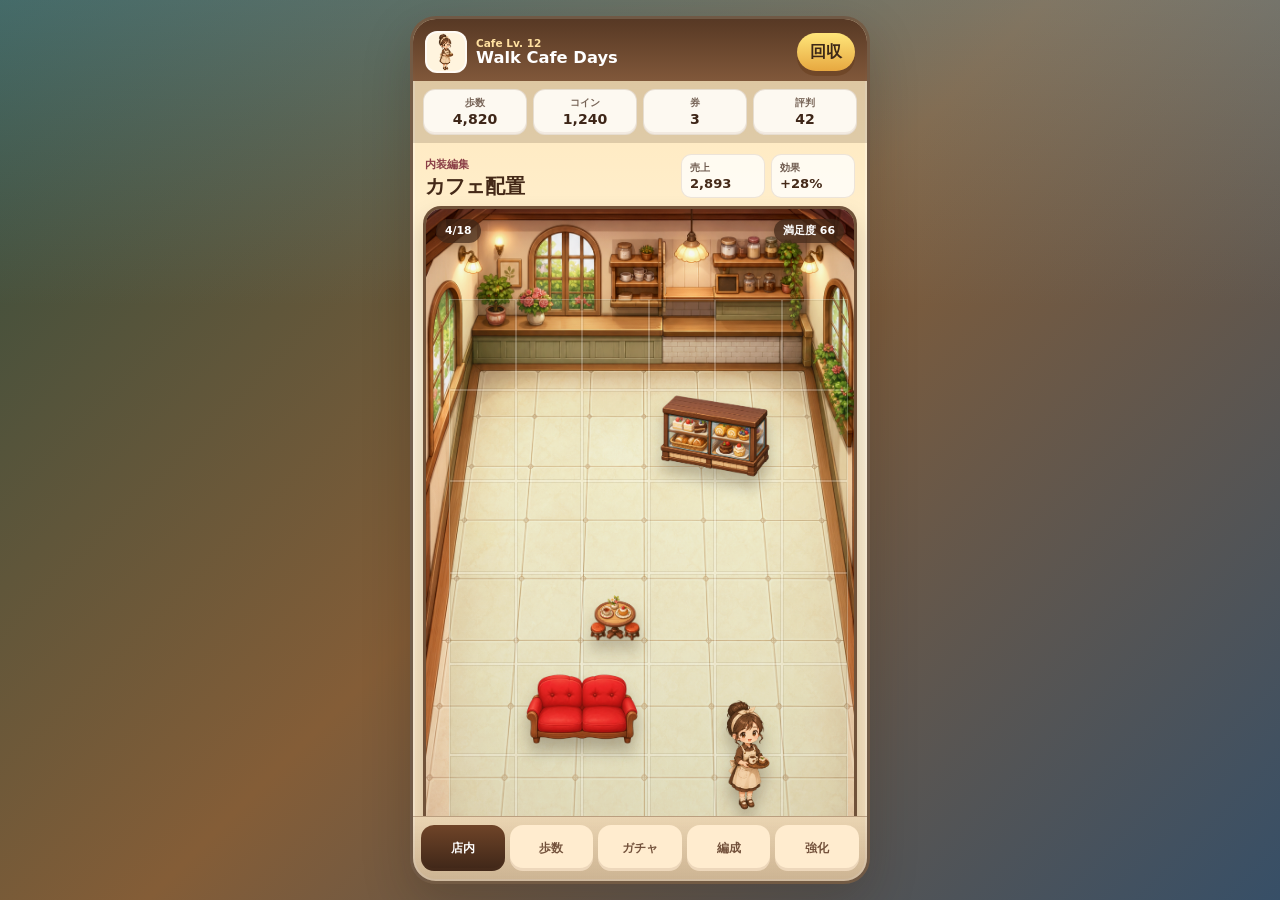
<file: index.html>
<!doctype html>
<html lang="ja">
<head>
  <meta charset="utf-8">
  <meta name="viewport" content="width=device-width, initial-scale=1">
  <title>Walk Cafe Days</title>
  <meta name="description" content="歩数連動 × カフェ経営 × ガチャ収集育成ゲームのWebプロトタイプ">
  <link rel="stylesheet" href="styles.css?v=grid-fit-assets">
</head>
<body>
  <main class="game-shell" aria-label="Walk Cafe Days game screen">
    <section class="game-device">
      <header class="game-hud" aria-label="ゲームHUD">
        <div class="profile-chip">
          <img src="assets/staff/barista-mina.png" alt="店員ミナ" class="profile-avatar">
          <div>
            <span class="rank-tag">Cafe Lv. 12</span>
            <strong>Walk Cafe Days</strong>
          </div>
        </div>
        <button class="hud-command" id="collectIdle" type="button" aria-label="放置売上を回収">回収</button>
      </header>

      <section class="resource-bar" aria-label="所持リソース">
        <article><span>歩数</span><strong id="stepCount">4,820</strong></article>
        <article><span>コイン</span><strong id="coins">1,240</strong></article>
        <article><span>券</span><strong id="tickets">3</strong></article>
        <article><span>評判</span><strong id="reputation">42</strong></article>
      </section>

      <section class="play-screen" id="homeScreen" aria-label="カフェ内装編集">
        <div class="board-topline">
          <div>
            <span class="mode-label">内装編集</span>
            <h1>カフェ配置</h1>
          </div>
          <div class="board-stats" aria-label="営業予測">
            <span>売上 <strong id="forecastSales">2,180</strong></span>
            <span>効果 <strong id="decorBonus">+18%</strong></span>
          </div>
        </div>

        <div class="cafe-board-wrap">
          <div class="cafe-board" id="cafeBoard" aria-label="家具配置グリッド">
            <img src="assets/cafe-room-isometric.png" alt="箱庭風のカフェ店内" class="board-room">
            <div class="board-vignette"></div>
            <div class="grid-layer" id="gridLayer"></div>
            <div class="placed-layer" id="placedLayer"></div>
            <div class="board-badges">
              <span id="placementCount">0/18</span>
              <span id="layoutScore">満足度 0</span>
            </div>
            <p class="stage-log" id="salesLog">家具を選んでマスをタップすると、好きな位置に配置できます。</p>
          </div>
        </div>

        <section class="tool-panel" aria-label="内装ツール">
          <div class="tool-row">
            <button class="edit-tool active" id="placeMode" type="button">配置</button>
            <button class="edit-tool" id="removeMode" type="button">撤去</button>
            <button class="edit-tool" id="clearLayout" type="button">全撤去</button>
            <button class="edit-tool primary" id="presetButton" type="button">おまかせ</button>
          </div>
          <div class="palette" id="decorPalette" aria-label="家具パレット"></div>
        </section>
      </section>

      <section class="screen" id="stepsScreen" aria-label="歩数報酬">
        <div class="screen-title-row">
          <h2>今日の歩数報酬</h2>
          <button id="addSteps" type="button">+1,000歩</button>
        </div>
        <div class="reward-list" id="rewardList"></div>
      </section>

      <section class="screen" id="gachaScreen" aria-label="ガチャ">
        <div class="gacha-stage">
          <div class="gacha-card" id="gachaCard">
            <span class="rarity">?</span>
            <img src="assets/staff/barista-mina.png" alt="ガチャ排出キャラクター" class="gacha-portrait">
            <strong>スタッフガチャ</strong>
            <p>チケット1枚で仲間を迎える</p>
          </div>
          <button id="drawGacha" type="button">1回引く</button>
        </div>
      </section>

      <section class="screen" id="teamScreen" aria-label="スタッフ編成">
        <h2>スタッフ編成</h2>
        <div class="loadout" id="loadout"></div>
      </section>

      <section class="screen" id="upgradeScreen" aria-label="強化">
        <h2>設備強化</h2>
        <div class="upgrade-list" id="upgradeList"></div>
      </section>

      <nav class="bottom-nav" aria-label="画面切り替え">
        <button class="nav-item active" data-screen="home" type="button"><span>店内</span></button>
        <button class="nav-item" data-screen="steps" type="button"><span>歩数</span></button>
        <button class="nav-item" data-screen="gacha" type="button"><span>ガチャ</span></button>
        <button class="nav-item" data-screen="team" type="button"><span>編成</span></button>
        <button class="nav-item" data-screen="upgrade" type="button"><span>強化</span></button>
      </nav>
    </section>
  </main>
  <script src="app.js?v=grid-fit-assets"></script>
</body>
</html>
</file>
<file: styles.css>
:root {
  --ink: #251f1a;
  --cream: #fff7e8;
  --paper: #fffdf8;
  --wood: #6f4428;
  --wood-dark: #3e2618;
  --mint: #55c59a;
  --leaf: #2f8a62;
  --rose: #ef7e97;
  --gold: #e6b14a;
  --sky: #78b8d8;
  --line: rgba(79, 48, 29, 0.16);
  --shadow: 0 18px 48px rgba(35, 22, 12, 0.22);
}
* { box-sizing: border-box; }
html, body { min-height: 100%; }
body {
  margin: 0;
  font-family: Inter, "Segoe UI", "Noto Sans JP", system-ui, sans-serif;
  color: var(--ink);
  background:
    linear-gradient(180deg, rgba(120, 184, 216, 0.28), transparent 34%),
    linear-gradient(135deg, #314d3e 0%, #845d37 48%, #374f67 100%);
  overflow-x: hidden;
}
button { font: inherit; border: 0; cursor: pointer; }
.game-shell {
  min-height: 100vh;
  width: 100%;
  display: grid;
  place-items: center;
  padding: 16px;
}
.game-device {
  width: min(100%, 460px);
  height: min(920px, calc(100vh - 32px));
  min-height: 720px;
  display: flex;
  flex-direction: column;
  overflow: hidden;
  background: linear-gradient(180deg, #ffe6b8 0%, #fff5dc 42%, #f5dfba 100%);
  border: 3px solid rgba(62, 38, 24, 0.72);
  border-radius: 26px;
  box-shadow: var(--shadow), inset 0 0 0 2px rgba(255, 255, 255, 0.26);
}
.game-hud {
  display: flex;
  align-items: center;
  justify-content: space-between;
  gap: 12px;
  padding: 12px 12px 8px;
  background: linear-gradient(180deg, rgba(78, 47, 28, 0.95), rgba(111, 68, 40, 0.88));
  color: white;
}
.profile-chip { display: flex; min-width: 0; align-items: center; gap: 9px; }
.profile-avatar {
  width: 42px;
  height: 42px;
  object-fit: contain;
  border-radius: 12px;
  background: #fff4de;
  border: 2px solid rgba(255, 255, 255, 0.7);
}
.profile-chip strong { display: block; line-height: 1.1; font-size: 1.02rem; }
.rank-tag { display: block; font-size: 0.66rem; font-weight: 900; color: #ffe0a0; }
.hud-command {
  min-width: 58px;
  min-height: 38px;
  padding: 0 12px;
  border-radius: 999px;
  color: #3c2818;
  background: linear-gradient(180deg, #ffe67a, #e7a840);
  font-weight: 900;
  box-shadow: 0 5px 0 rgba(98, 56, 24, 0.45);
}
.resource-bar {
  display: grid;
  grid-template-columns: repeat(4, 1fr);
  gap: 6px;
  padding: 8px 10px;
  background: rgba(62, 38, 24, 0.17);
}
.resource-bar article {
  min-width: 0;
  padding: 6px 4px 7px;
  text-align: center;
  border-radius: 12px;
  background: rgba(255, 253, 248, 0.92);
  border: 1px solid rgba(111, 68, 40, 0.16);
  box-shadow: inset 0 -2px 0 rgba(111, 68, 40, 0.08);
}
.resource-bar span { display: block; font-size: 0.62rem; color: #776457; font-weight: 900; }
.resource-bar strong { display: block; margin-top: 1px; font-size: 0.88rem; color: var(--wood-dark); }
.play-screen, .screen {
  flex: 1;
  min-height: 0;
  overflow: auto;
  padding: 10px 10px 12px;
}
.screen { display: none; }
.play-screen.hidden { display: none; }
.screen.active { display: block; }
.board-topline {
  display: flex;
  align-items: end;
  justify-content: space-between;
  gap: 12px;
  padding: 0 2px 8px;
}
h1, h2, h3, p { margin-top: 0; }
h1 { margin: 0; color: #442918; font-size: 1.28rem; line-height: 1.1; }
h2 { margin: 0 0 12px; color: #442918; font-size: 1.12rem; }
.mode-label {
  display: inline-flex;
  margin-bottom: 3px;
  color: #8b3f47;
  font-size: 0.68rem;
  font-weight: 900;
}
.board-stats {
  display: grid;
  grid-template-columns: 1fr 1fr;
  gap: 6px;
  min-width: 174px;
}
.board-stats span {
  display: grid;
  gap: 1px;
  padding: 6px 8px;
  border-radius: 10px;
  background: rgba(255, 253, 248, 0.88);
  color: #705c50;
  font-size: 0.62rem;
  font-weight: 900;
  border: 1px solid rgba(111, 68, 40, 0.12);
}
.board-stats strong { color: #442918; font-size: 0.82rem; }
.cafe-board-wrap { width: 100%; }
.cafe-board {
  position: relative;
  width: 100%;
  aspect-ratio: 941 / 1672;
  min-height: 0;
  overflow: hidden;
  border-radius: 18px;
  border: 3px solid rgba(76, 47, 28, 0.72);
  background: #d2b184;
  box-shadow: 0 14px 24px rgba(64, 38, 20, 0.22), inset 0 0 0 2px rgba(255, 255, 255, 0.26);
  touch-action: manipulation;
}
.board-room {
  position: absolute;
  inset: 0;
  width: 100%;
  height: 100%;
  object-fit: cover;
  filter: saturate(1.05) contrast(1.02);
}
.board-vignette {
  position: absolute;
  inset: 0;
  background: linear-gradient(180deg, rgba(0, 0, 0, 0.04), transparent 35%, rgba(51, 28, 12, 0.12));
  pointer-events: none;
}
.grid-layer, .placed-layer { position: absolute; inset: 0; }
.grid-layer {
  display: grid;
  grid-template-columns: repeat(6, 1fr);
  grid-template-rows: repeat(7, 1fr);
  padding: 21.2% 1.4% 8.6% 5.4%;
  gap: 0;
  z-index: 4;
}
.grid-cell {
  border-radius: 0;
  border: 1px solid rgba(255, 255, 255, 0.22);
  background: rgba(85, 197, 154, 0.08);
  box-shadow: inset 0 0 0 1px rgba(72, 42, 21, 0.08);
}
.grid-cell:hover, .grid-cell.focused { background: rgba(85, 197, 154, 0.35); }
.grid-cell.blocked { background: rgba(239, 126, 151, 0.24); }
.placed-layer { z-index: 5; pointer-events: none; }
.placed-item {
  position: absolute;
  display: grid;
  place-items: center;
  pointer-events: auto;
  background: transparent;
  transition: transform 120ms ease, filter 120ms ease;
}
.placed-item img {
  width: 96%;
  height: 96%;
  object-fit: contain;
  filter: drop-shadow(0 12px 8px rgba(36, 22, 11, 0.28));
}
.placed-item.staff img { width: 88%; height: 108%; }
.placed-item:hover { transform: translateY(-2px); filter: brightness(1.04); }
.placed-item.selected { outline: 2px solid rgba(255, 232, 96, 0.9); outline-offset: -3px; border-radius: 10px; }
.board-badges {
  position: absolute;
  left: 10px;
  right: 10px;
  top: 10px;
  z-index: 7;
  display: flex;
  justify-content: space-between;
  gap: 8px;
  pointer-events: none;
}
.board-badges span {
  padding: 5px 9px;
  border-radius: 999px;
  color: white;
  background: rgba(62, 38, 24, 0.74);
  font-size: 0.68rem;
  font-weight: 900;
  box-shadow: 0 4px 10px rgba(44, 25, 13, 0.2);
}
.stage-log {
  position: absolute;
  left: 10px;
  right: 10px;
  bottom: 10px;
  z-index: 8;
  margin: 0;
  padding: 9px 10px;
  border-radius: 12px;
  color: #fff7e8;
  background: rgba(42, 25, 14, 0.78);
  font-size: 0.74rem;
  line-height: 1.35;
}
.tool-panel {
  margin-top: 10px;
  padding: 10px;
  border-radius: 16px;
  background: rgba(255, 253, 248, 0.82);
  border: 1px solid rgba(111, 68, 40, 0.14);
  box-shadow: inset 0 -2px 0 rgba(111, 68, 40, 0.08);
}
.tool-row {
  display: grid;
  grid-template-columns: repeat(4, 1fr);
  gap: 6px;
  margin-bottom: 9px;
}
.edit-tool {
  min-height: 36px;
  border-radius: 10px;
  color: #6f4428;
  background: #f1dfc6;
  font-size: 0.74rem;
  font-weight: 900;
}
.edit-tool.active { color: white; background: linear-gradient(180deg, #55c59a, #2f8a62); }
.edit-tool.primary { color: #432817; background: linear-gradient(180deg, #ffe67a, #e7a840); }
.palette {
  display: grid;
  grid-template-columns: repeat(5, minmax(0, 1fr));
  gap: 7px;
}
.palette-item {
  min-width: 0;
  min-height: 78px;
  display: grid;
  align-content: center;
  justify-items: center;
  gap: 3px;
  padding: 5px 3px;
  border-radius: 12px;
  border: 2px solid transparent;
  color: #442918;
  background: #fff7e9;
  box-shadow: inset 0 -3px 0 rgba(111, 68, 40, 0.12);
  font-size: 0.65rem;
  font-weight: 900;
}
.palette-item img { width: 42px; height: 38px; object-fit: contain; filter: drop-shadow(0 5px 4px rgba(36, 22, 11, 0.22)); }
.palette-item small { color: #7e6b5d; font-size: 0.58rem; font-weight: 900; }
.palette-item.active { border-color: rgba(85, 197, 154, 0.94); background: #eefff8; }
.bottom-nav {
  display: grid;
  grid-template-columns: repeat(5, 1fr);
  gap: 5px;
  padding: 8px 8px 10px;
  background: linear-gradient(180deg, rgba(88, 54, 32, 0.08), rgba(88, 54, 32, 0.26));
  border-top: 1px solid rgba(111, 68, 40, 0.2);
}
.nav-item {
  min-width: 0;
  min-height: 46px;
  border-radius: 13px;
  color: #73513b;
  background: #ffeccf;
  font-size: 0.72rem;
  font-weight: 900;
  box-shadow: inset 0 -3px 0 rgba(111, 68, 40, 0.12);
}
.nav-item.active { color: white; background: linear-gradient(180deg, #6f4428, #3e2618); }
.screen-title-row { display: flex; align-items: center; justify-content: space-between; gap: 12px; margin-bottom: 10px; }
.screen-title-row h2 { margin: 0; }
.screen-title-row button, .gacha-stage button, .upgrade-item button {
  min-height: 40px;
  padding: 0 14px;
  border-radius: 12px;
  color: white;
  background: linear-gradient(180deg, #55c59a, #2f8a62);
  font-weight: 900;
}
.reward-list, .loadout, .upgrade-list { display: grid; gap: 10px; }
.reward, .member, .upgrade-item {
  padding: 13px;
  border-radius: 15px;
  background: rgba(255, 253, 248, 0.92);
  border: 1px solid rgba(111, 68, 40, 0.13);
  box-shadow: 0 8px 18px rgba(73, 44, 25, 0.08);
}
.reward.claimed { background: #effff7; }
.reward.locked { opacity: 0.68; }
.reward-head, .member-head, .upgrade-head { display: flex; align-items: center; justify-content: space-between; gap: 10px; }
.reward p, .member p, .upgrade-item p { margin: 6px 0 0; color: #6f6259; font-size: 0.82rem; line-height: 1.45; }
.badge, .rarity {
  display: inline-flex;
  align-items: center;
  justify-content: center;
  min-width: 42px;
  min-height: 26px;
  padding: 0 9px;
  border-radius: 999px;
  color: white;
  background: #e6b14a;
  font-size: 0.72rem;
  font-weight: 900;
}
.gacha-stage { min-height: 480px; display: grid; align-content: center; justify-items: center; gap: 14px; }
.gacha-card {
  width: min(300px, 100%);
  min-height: 340px;
  display: grid;
  justify-items: center;
  align-content: end;
  gap: 7px;
  padding: 18px;
  text-align: center;
  border-radius: 20px;
  background: radial-gradient(circle at 50% 30%, rgba(255, 232, 96, 0.38), transparent 38%), linear-gradient(180deg, #fffdf8, #ffe5bc);
  border: 2px solid rgba(230, 177, 74, 0.48);
  box-shadow: 0 16px 32px rgba(68, 41, 24, 0.16);
}
.gacha-portrait { width: 160px; height: 170px; object-fit: contain; filter: drop-shadow(0 12px 8px rgba(36, 22, 11, 0.24)); }
.gacha-card strong { color: #442918; font-size: 1.1rem; }
.gacha-card p { margin-bottom: 0; color: #6f6259; }
@media (max-width: 480px) {
  .game-shell { padding: 0; place-items: stretch; }
  .game-device { width: 100%; height: 100vh; min-height: 680px; border-radius: 0; border-inline: 0; }
  .play-screen, .screen { padding-inline: 8px; }
  .cafe-board { border-radius: 16px; }
  .grid-layer { padding: 21.2% 1.4% 8.6% 5.4%; }
  .palette { grid-template-columns: repeat(5, minmax(0, 1fr)); gap: 5px; }
  .palette-item { min-height: 70px; font-size: 0.58rem; }
  .palette-item img { width: 36px; height: 34px; }
  .tool-row { gap: 5px; }
  .edit-tool { font-size: 0.68rem; }
  .resource-bar strong { font-size: 0.8rem; }
}
@media (max-width: 360px) {
  .board-stats { min-width: 148px; }
  .board-stats span { padding-inline: 6px; }
  .cafe-board { min-height: 0; }
  .stage-log { font-size: 0.68rem; }
  .nav-item { font-size: 0.66rem; }
}
</file>
